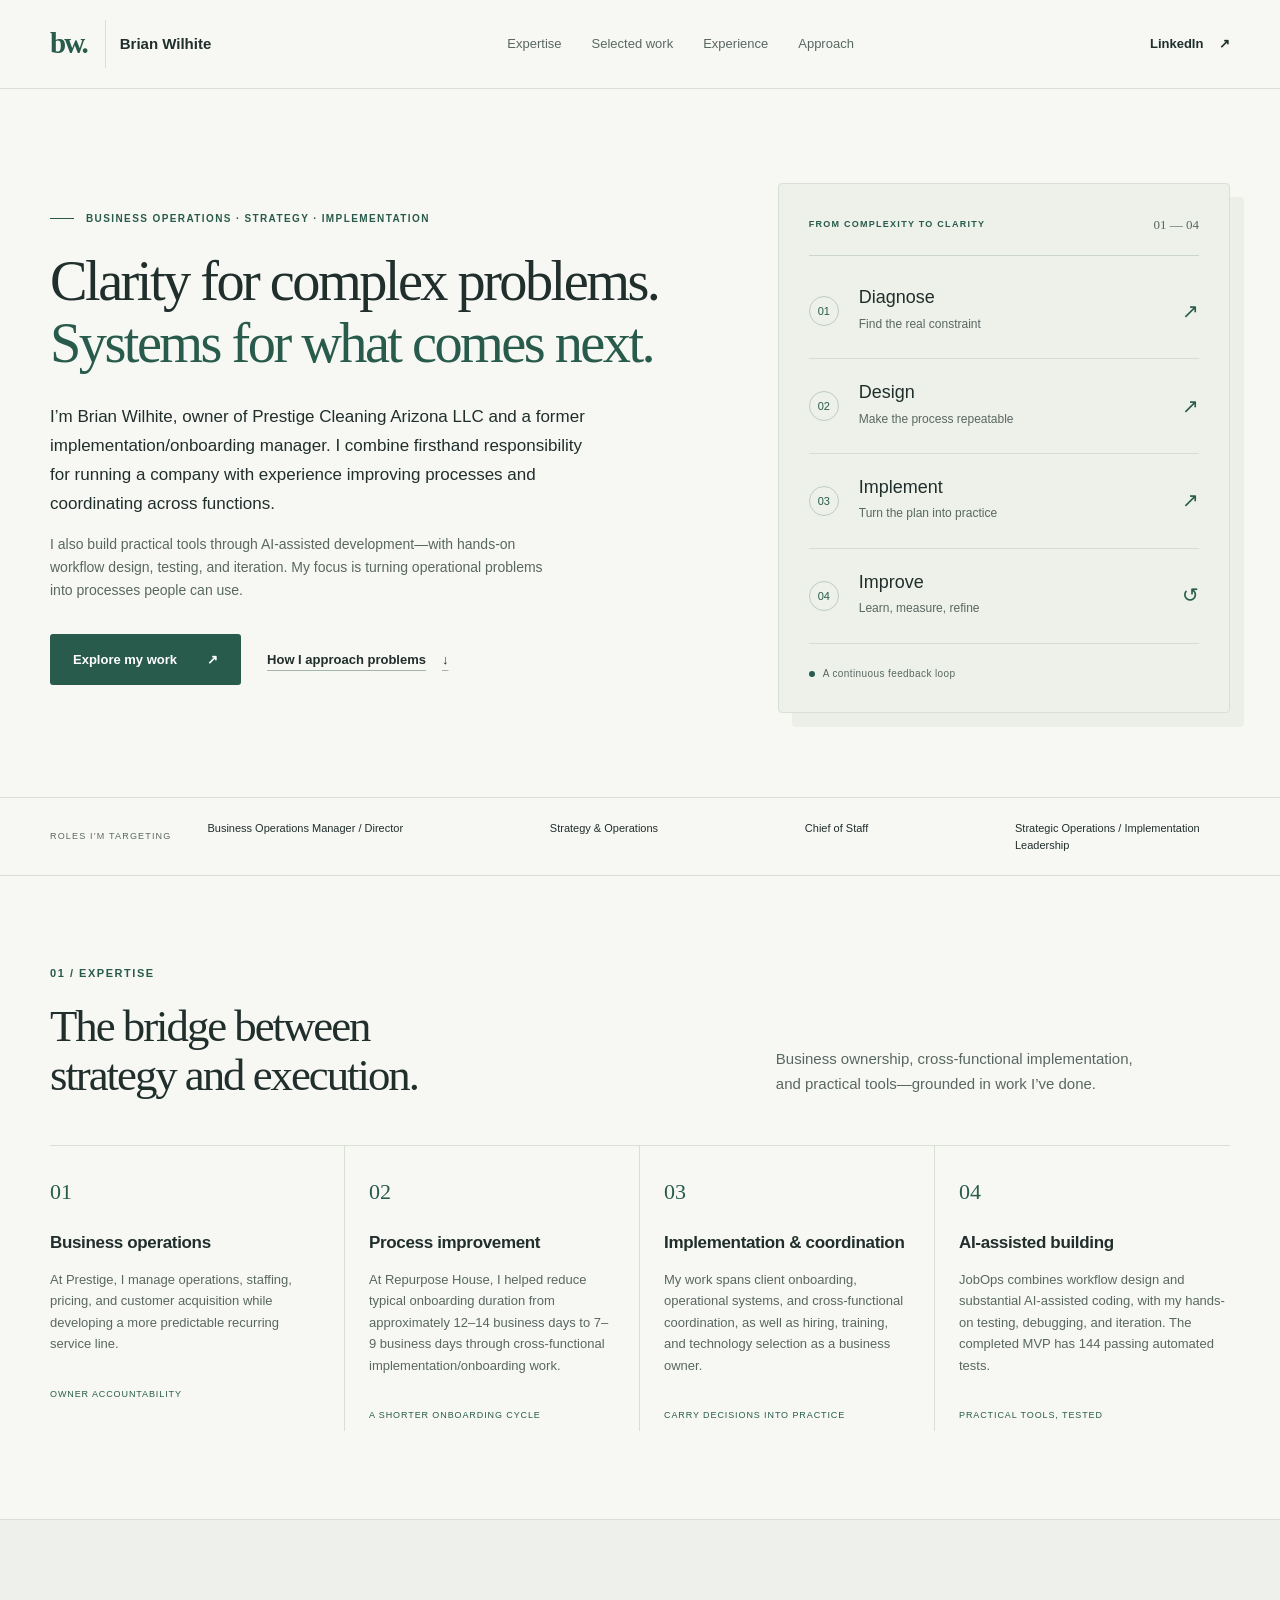
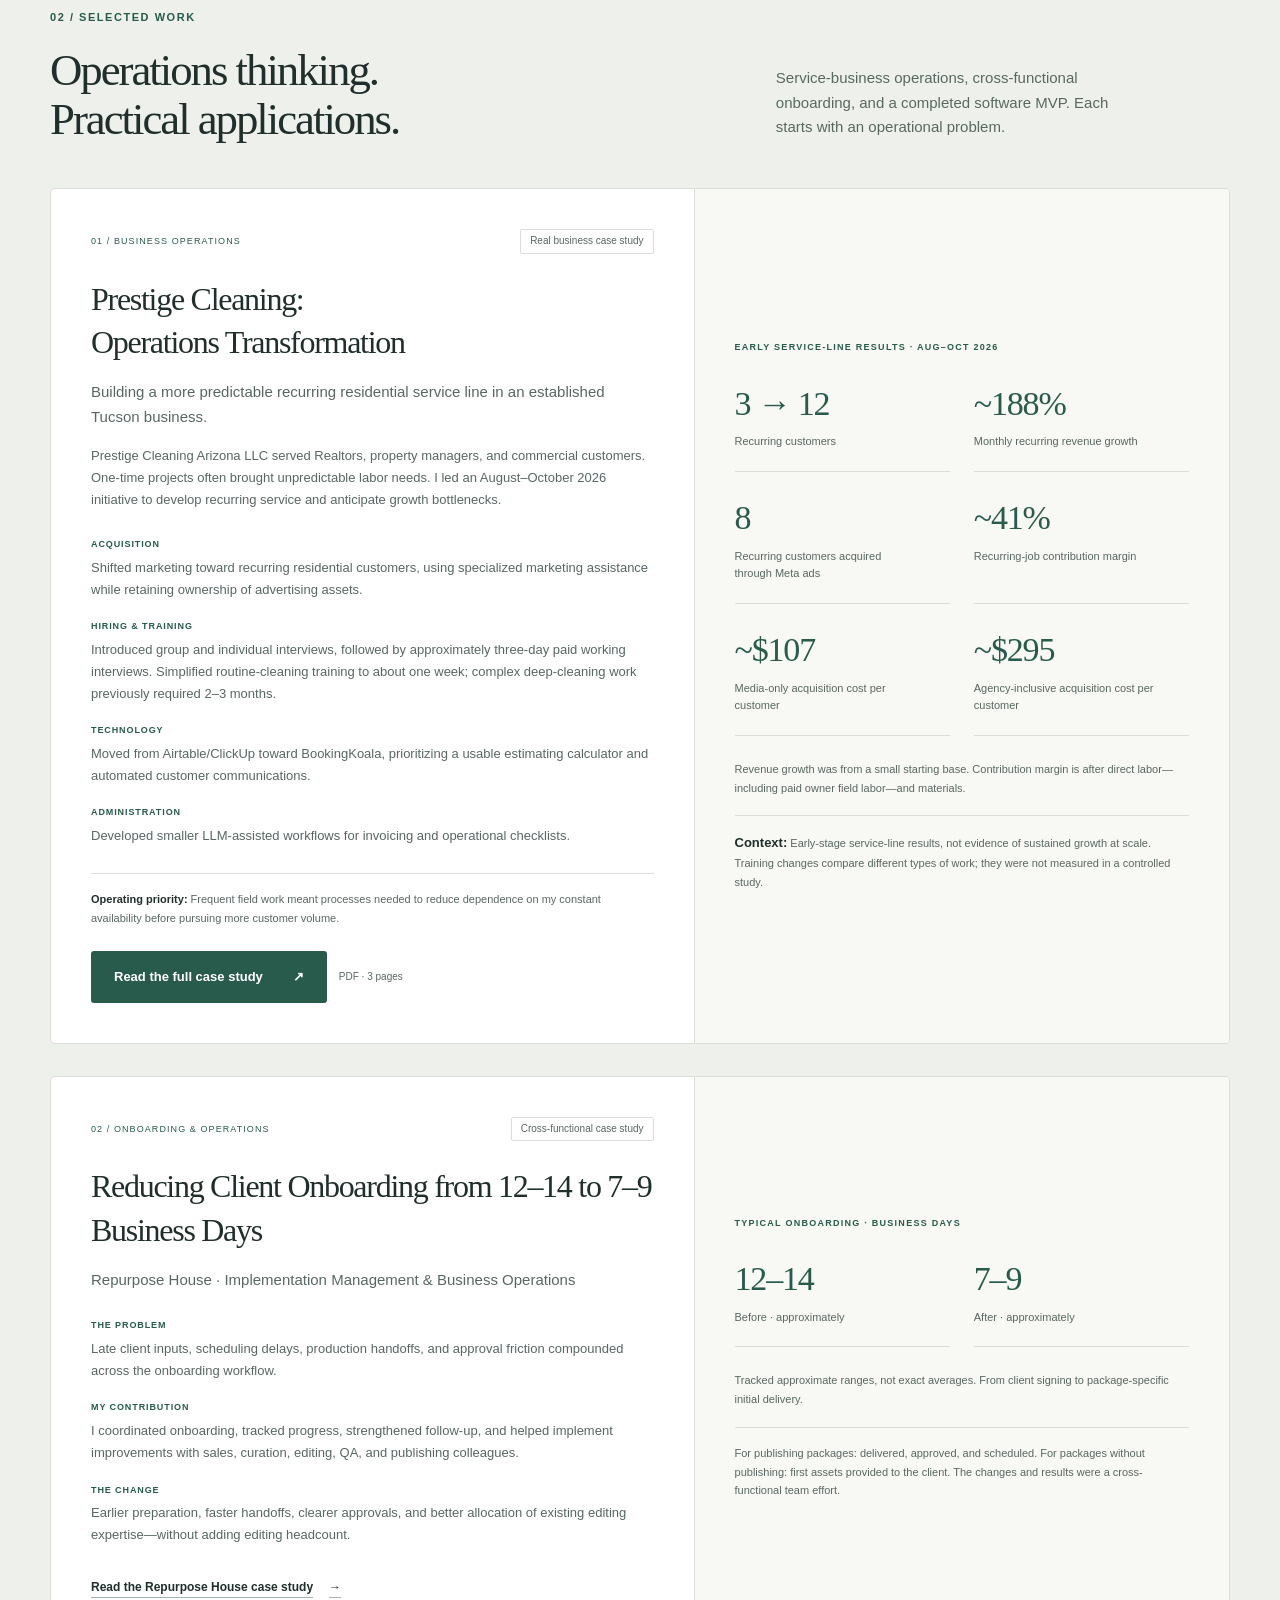
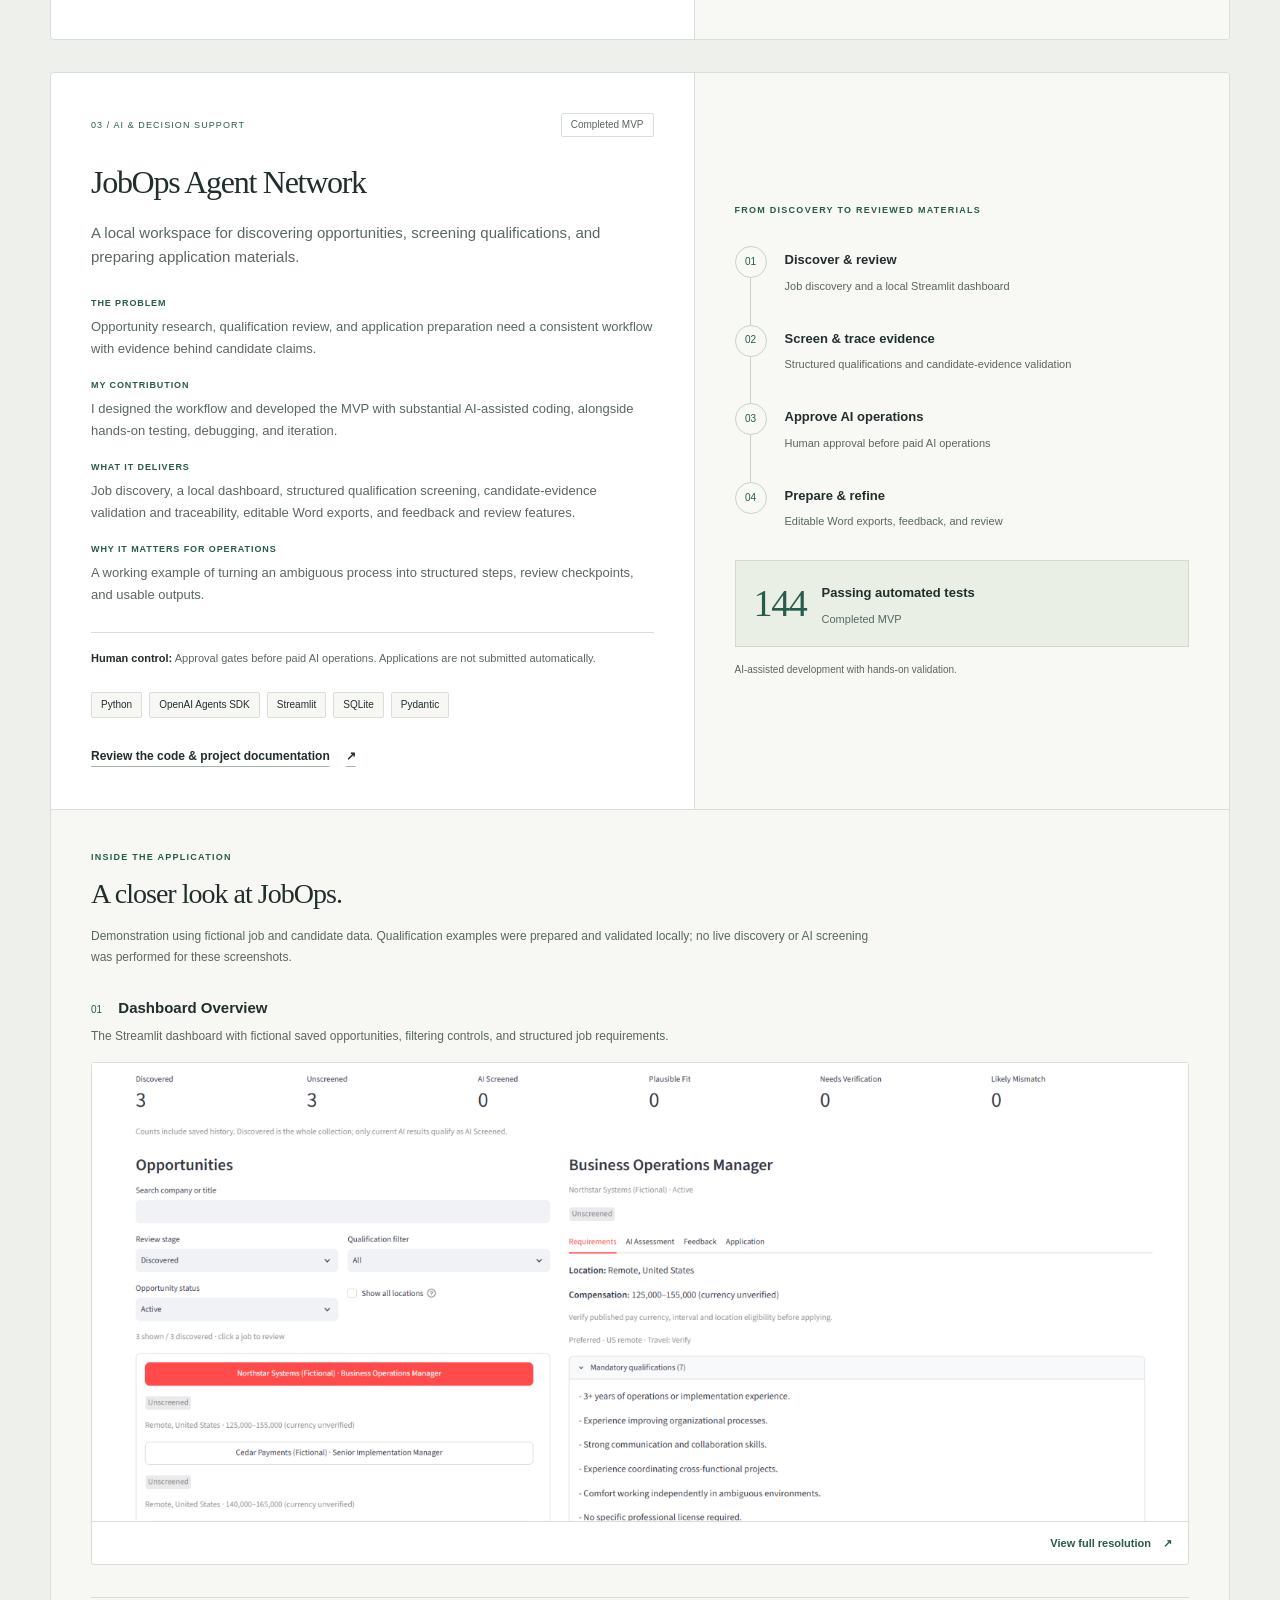
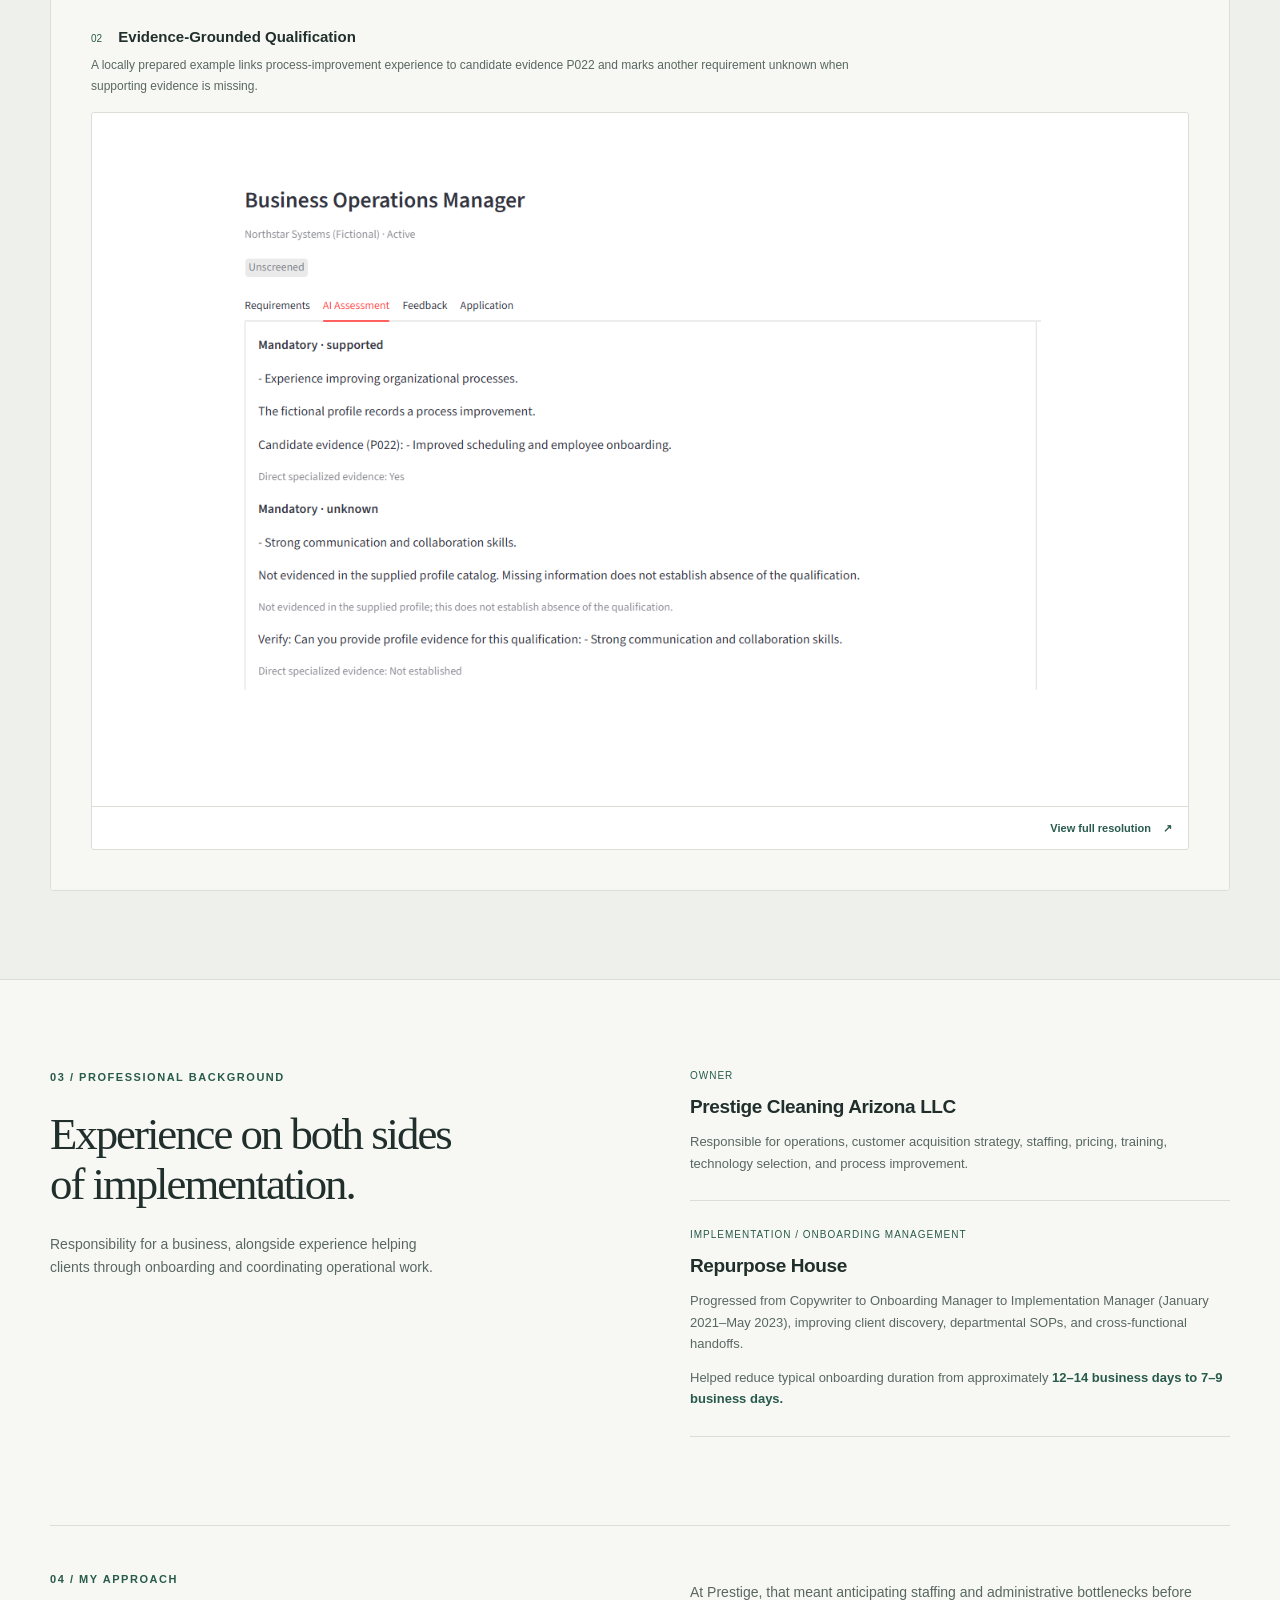
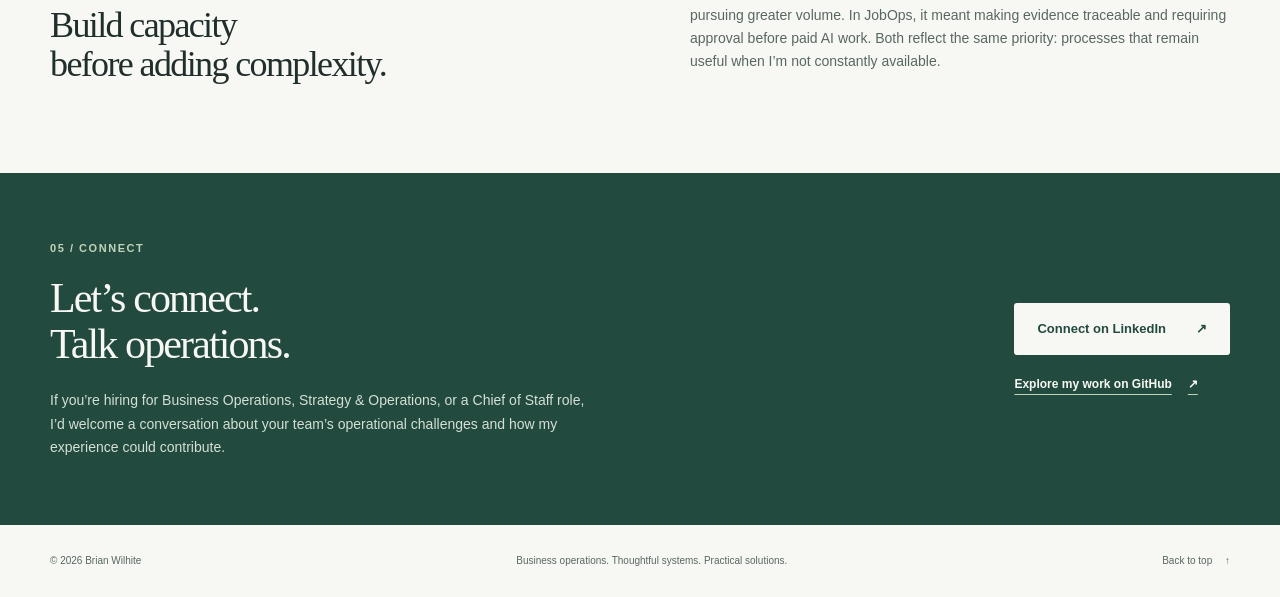
<file: index.html>
<!doctype html>
<html lang="en">
<head>
  <meta charset="utf-8">
  <meta name="viewport" content="width=device-width, initial-scale=1">
  <meta name="theme-color" content="#f7f8f4">
  <meta name="description" content="Brian Wilhite — business owner, former implementation/onboarding manager, and operations-focused builder. Business operations, strategy, and practical AI-assisted tools.">
  <title>Brian Wilhite | Business Operations &amp; Strategy</title>
  <link rel="icon" href="assets/favicon.svg" type="image/svg+xml">
  <link rel="stylesheet" href="styles.css">
</head>
<body>
  <a class="skip-link" href="#main">Skip to content</a>
  <header class="site-header"><div class="container header-inner">
    <a class="brand" href="#home" aria-label="Brian Wilhite, home"><span class="monogram" aria-hidden="true">bw.</span><span>Brian Wilhite</span></a>
    <nav aria-label="Main navigation"><a href="#expertise">Expertise</a><a href="#work">Selected work</a><a href="#experience">Experience</a><a href="#approach">Approach</a></nav>
    <a class="header-link" href="https://www.linkedin.com/in/brian-wilhite-15865619b/" target="_blank" rel="noopener noreferrer">LinkedIn <span aria-hidden="true">↗</span><span class="sr-only"> (opens in a new tab)</span></a>
  </div></header>
  <main id="main">
    <section class="hero container" id="home" aria-labelledby="hero-title">
      <div class="hero-copy">
        <p class="eyebrow"><span class="small-line" aria-hidden="true"></span> Business operations · Strategy · Implementation</p>
        <h1 id="hero-title">Clarity for complex problems.<br><span>Systems for what comes next.</span></h1>
        <p class="hero-description">I’m Brian Wilhite, owner of Prestige Cleaning Arizona LLC and a former implementation/onboarding manager. I combine firsthand responsibility for running a company with experience improving processes and coordinating across functions.</p>
        <p class="hero-detail">I also build practical tools through AI-assisted development—with hands-on workflow design, testing, and iteration. My focus is turning operational problems into processes people can use.</p>
        <div class="hero-actions"><a class="button button-primary" href="#work">Explore my work <span aria-hidden="true">↗</span></a><a class="text-link" href="#approach">How I approach problems <span aria-hidden="true">↓</span></a></div>
      </div>
      <div class="system-visual" role="img" aria-label="Operating framework: diagnose, design, implement, and improve, with feedback returning to diagnosis.">
        <div class="visual-heading"><span class="eyebrow">From complexity to clarity</span><span class="visual-index">01 — 04</span></div>
        <div class="system-row"><span class="step-number">01</span><div><strong>Diagnose</strong><span>Find the real constraint</span></div><span class="step-mark" aria-hidden="true">↗</span></div>
        <div class="system-row"><span class="step-number">02</span><div><strong>Design</strong><span>Make the process repeatable</span></div><span class="step-mark" aria-hidden="true">↗</span></div>
        <div class="system-row"><span class="step-number">03</span><div><strong>Implement</strong><span>Turn the plan into practice</span></div><span class="step-mark" aria-hidden="true">↗</span></div>
        <div class="system-row"><span class="step-number">04</span><div><strong>Improve</strong><span>Learn, measure, refine</span></div><span class="step-mark" aria-hidden="true">↺</span></div>
        <div class="visual-footer"><span class="status-dot" aria-hidden="true"></span> A continuous feedback loop</div>
      </div>
    </section>
    <div class="role-strip"><div class="container"><p>Roles I’m targeting</p><ul><li>Business Operations Manager / Director</li><li>Strategy &amp; Operations</li><li>Chief of Staff</li><li>Strategic Operations / Implementation Leadership</li></ul></div></div>
    <section class="section container" id="expertise" aria-labelledby="expertise-title">
      <div class="section-heading"><p class="eyebrow">01 / Expertise</p><h2 id="expertise-title">The bridge between<br>strategy and execution.</h2><p>Business ownership, cross-functional implementation, and practical tools—grounded in work I’ve done.</p></div>
      <div class="expertise-grid">
        <article><span class="capability-number">01</span><h3>Business operations</h3><p>At Prestige, I manage operations, staffing, pricing, and customer acquisition while developing a more predictable recurring service line.</p><span class="capability-label">Owner accountability</span></article>
        <article><span class="capability-number">02</span><h3>Process improvement</h3><p>At Repurpose House, I helped reduce typical onboarding duration from approximately 12–14 business days to 7–9 business days through cross-functional implementation/onboarding work.</p><span class="capability-label">A shorter onboarding cycle</span></article>
        <article><span class="capability-number">03</span><h3>Implementation &amp; coordination</h3><p>My work spans client onboarding, operational systems, and cross-functional coordination, as well as hiring, training, and technology selection as a business owner.</p><span class="capability-label">Carry decisions into practice</span></article>
        <article><span class="capability-number">04</span><h3>AI-assisted building</h3><p>JobOps combines workflow design and substantial AI-assisted coding, with my hands-on testing, debugging, and iteration. The completed MVP has 144 passing automated tests.</p><span class="capability-label">Practical tools, tested</span></article>
      </div>
    </section>
    <section class="work-section" id="work" aria-labelledby="work-title"><div class="container section">
      <div class="section-heading"><p class="eyebrow">02 / Selected work</p><h2 id="work-title">Operations thinking.<br>Practical applications.</h2><p>Service-business operations, cross-functional onboarding, and a completed software MVP. Each starts with an operational problem.</p></div>
      <article class="featured-project" aria-labelledby="prestige-title">
        <div class="project-copy">
          <div class="project-meta"><span class="project-type">01 / Business operations</span><span class="badge">Real business case study</span></div>
          <h3 id="prestige-title">Prestige Cleaning:<br>Operations Transformation</h3>
          <p class="project-lead">Building a more predictable recurring residential service line in an established Tucson business.</p>
          <p class="project-context">Prestige Cleaning Arizona LLC served Realtors, property managers, and commercial customers. One-time projects often brought unpredictable labor needs. I led an August–October 2026 initiative to develop recurring service and anticipate growth bottlenecks.</p>
          <dl class="project-details">
            <div><dt>Acquisition</dt><dd>Shifted marketing toward recurring residential customers, using specialized marketing assistance while retaining ownership of advertising assets.</dd></div>
            <div><dt>Hiring &amp; training</dt><dd>Introduced group and individual interviews, followed by approximately three-day paid working interviews. Simplified routine-cleaning training to about one week; complex deep-cleaning work previously required 2–3 months.</dd></div>
            <div><dt>Technology</dt><dd>Moved from Airtable/ClickUp toward BookingKoala, prioritizing a usable estimating calculator and automated customer communications.</dd></div>
            <div><dt>Administration</dt><dd>Developed smaller LLM-assisted workflows for invoicing and operational checklists.</dd></div>
          </dl>
          <p class="project-caveat"><strong>Operating priority:</strong> Frequent field work meant processes needed to reduce dependence on my constant availability before pursuing more customer volume.</p>
          <p class="document-availability"><a class="button button-primary" href="assets/documents/prestige-operations-case-study.pdf" target="_blank" rel="noopener noreferrer">Read the full case study <span aria-hidden="true">↗</span><span class="sr-only"> (PDF, opens in a new tab)</span></a><span>PDF · 3 pages</span></p>
        </div>
        <aside class="project-diagram results-panel" aria-label="Prestige early-stage service-line results">
          <p class="eyebrow">Early service-line results · Aug–Oct 2026</p>
          <dl class="results-grid">
            <div><dt>Recurring customers</dt><dd>3 → 12</dd></div>
            <div><dt>Monthly recurring revenue growth</dt><dd>~188%</dd></div>
            <div><dt>Recurring customers acquired through Meta ads</dt><dd>8</dd></div>
            <div><dt>Recurring-job contribution margin</dt><dd>~41%</dd></div>
            <div><dt>Media-only acquisition cost per customer</dt><dd>~$107</dd></div>
            <div><dt>Agency-inclusive acquisition cost per customer</dt><dd>~$295</dd></div>
          </dl>
          <p class="results-note">Revenue growth was from a small starting base. Contribution margin is after direct labor—including paid owner field labor—and materials.</p>
          <p class="project-caveat"><strong>Context:</strong> Early-stage service-line results, not evidence of sustained growth at scale. Training changes compare different types of work; they were not measured in a controlled study.</p>
        </aside>
      </article>
      <article class="featured-project" aria-labelledby="repurpose-title">
        <div class="project-copy">
          <div class="project-meta"><span class="project-type">02 / Onboarding &amp; operations</span><span class="badge">Cross-functional case study</span></div>
          <h3 id="repurpose-title">Reducing Client Onboarding from 12–14 to 7–9 Business Days</h3>
          <p class="project-lead">Repurpose House · Implementation Management &amp; Business Operations</p>
          <dl class="project-details">
            <div><dt>The problem</dt><dd>Late client inputs, scheduling delays, production handoffs, and approval friction compounded across the onboarding workflow.</dd></div>
            <div><dt>My contribution</dt><dd>I coordinated onboarding, tracked progress, strengthened follow-up, and helped implement improvements with sales, curation, editing, QA, and publishing colleagues.</dd></div>
            <div><dt>The change</dt><dd>Earlier preparation, faster handoffs, clearer approvals, and better allocation of existing editing expertise—without adding editing headcount.</dd></div>
          </dl>
          <a class="text-link project-link" href="repurpose-house.html">Read the Repurpose House case study <span aria-hidden="true">→</span></a>
        </div>
        <aside class="project-diagram results-panel" aria-label="Repurpose House approximate tracked onboarding ranges">
          <p class="eyebrow">Typical onboarding · Business days</p>
          <dl class="results-grid"><div><dt>Before · approximately</dt><dd>12–14</dd></div><div><dt>After · approximately</dt><dd>7–9</dd></div></dl>
          <p class="results-note">Tracked approximate ranges, not exact averages. From client signing to package-specific initial delivery.</p>
          <p class="project-caveat">For publishing packages: delivered, approved, and scheduled. For packages without publishing: first assets provided to the client. The changes and results were a cross-functional team effort.</p>
        </aside>
      </article>
      <article class="featured-project" aria-labelledby="jobops-title">
        <div class="project-copy">
          <div class="project-meta"><span class="project-type">03 / AI &amp; decision support</span><span class="badge">Completed MVP</span></div>
          <h3 id="jobops-title">JobOps Agent Network</h3>
          <p class="project-lead">A local workspace for discovering opportunities, screening qualifications, and preparing application materials.</p>
          <dl class="project-details">
            <div><dt>The problem</dt><dd>Opportunity research, qualification review, and application preparation need a consistent workflow with evidence behind candidate claims.</dd></div>
            <div><dt>My contribution</dt><dd>I designed the workflow and developed the MVP with substantial AI-assisted coding, alongside hands-on testing, debugging, and iteration.</dd></div>
            <div><dt>What it delivers</dt><dd>Job discovery, a local dashboard, structured qualification screening, candidate-evidence validation and traceability, editable Word exports, and feedback and review features.</dd></div>
            <div><dt>Why it matters for operations</dt><dd>A working example of turning an ambiguous process into structured steps, review checkpoints, and usable outputs.</dd></div>
          </dl>
          <p class="project-caveat"><strong>Human control:</strong> Approval gates before paid AI operations. Applications are not submitted automatically.</p>
          <ul class="tags" aria-label="Project technologies"><li>Python</li><li>OpenAI Agents SDK</li><li>Streamlit</li><li>SQLite</li><li>Pydantic</li></ul>
          <a class="text-link project-link" href="https://github.com/BMWilhite/JobOps-Agent-Network" target="_blank" rel="noopener noreferrer">Review the code &amp; project documentation <span aria-hidden="true">↗</span><span class="sr-only"> (opens in a new tab)</span></a>
        </div>
        <div class="project-diagram">
          <p class="eyebrow">From discovery to reviewed materials</p>
          <ol>
            <li><span>01</span><div><strong>Discover &amp; review</strong><p>Job discovery and a local Streamlit dashboard</p></div></li>
            <li><span>02</span><div><strong>Screen &amp; trace evidence</strong><p>Structured qualifications and candidate-evidence validation</p></div></li>
            <li><span>03</span><div><strong>Approve AI operations</strong><p>Human approval before paid AI operations</p></div></li>
            <li><span>04</span><div><strong>Prepare &amp; refine</strong><p>Editable Word exports, feedback, and review</p></div></li>
          </ol>
          <div class="data-output"><span class="test-count">144</span><div><strong>Passing automated tests</strong><p>Completed MVP</p></div></div>
          <p class="diagram-note">AI-assisted development with hands-on validation.</p>
        </div>
        <section class="jobops-gallery" aria-labelledby="jobops-gallery-title" aria-describedby="jobops-demo-note">
          <div class="gallery-heading">
            <p class="eyebrow">Inside the application</p>
            <h4 id="jobops-gallery-title">A closer look at JobOps.</h4>
            <p id="jobops-demo-note" class="gallery-note">Demonstration using fictional job and candidate data. Qualification examples were prepared and validated locally; no live discovery or AI screening was performed for these screenshots.</p>
          </div>
          <figure class="screenshot-figure">
            <figcaption>
              <h5><span>01</span> Dashboard Overview</h5>
              <p>The Streamlit dashboard with fictional saved opportunities, filtering controls, and structured job requirements.</p>
            </figcaption>
            <a class="screenshot-link" href="assets/screenshots/jobops-dashboard.png" target="_blank" rel="noopener noreferrer" aria-describedby="jobops-demo-note">
              <img src="assets/screenshots/jobops-dashboard.png" alt="JobOps dashboard showing fictional saved opportunities, review and qualification filters, and the selected job’s structured requirements; the AI-screened count is zero." width="1506" height="629" loading="lazy" decoding="async">
              <span class="screenshot-action">View full resolution <span aria-hidden="true">↗</span><span class="sr-only"> (opens in a new tab)</span></span>
            </a>
          </figure>
          <figure class="screenshot-figure">
            <figcaption>
              <h5><span>02</span> Evidence-Grounded Qualification</h5>
              <p>A locally prepared example links process-improvement experience to candidate evidence P022 and marks another requirement unknown when supporting evidence is missing.</p>
            </figcaption>
            <a class="screenshot-link" href="assets/screenshots/jobops-evidence.png" target="_blank" rel="noopener noreferrer" aria-describedby="jobops-demo-note">
              <img src="assets/screenshots/jobops-evidence.png" alt="Fictional qualification example: process-improvement experience is supported by candidate evidence P022, while communication and collaboration skills are marked unknown because the supplied profile lacks evidence." width="802" height="693" loading="lazy" decoding="async">
              <span class="screenshot-action">View full resolution <span aria-hidden="true">↗</span><span class="sr-only"> (opens in a new tab)</span></span>
            </a>
          </figure>
        </section>
      </article>
    </div></section>
    <section class="section container experience" id="experience" aria-labelledby="experience-title">
      <div class="experience-intro"><p class="eyebrow">03 / Professional background</p><h2 id="experience-title">Experience on both sides<br>of implementation.</h2><p>Responsibility for a business, alongside experience helping clients through onboarding and coordinating operational work.</p></div>
      <div class="experience-list">
        <article><p class="experience-role">Owner</p><h3>Prestige Cleaning Arizona LLC</h3><p>Responsible for operations, customer acquisition strategy, staffing, pricing, training, technology selection, and process improvement.</p></article>
        <article><p class="experience-role">Implementation / Onboarding Management</p><h3>Repurpose House</h3><p>Progressed from Copywriter to Onboarding Manager to Implementation Manager (January 2021–May 2023), improving client discovery, departmental SOPs, and cross-functional handoffs.</p><p class="experience-result">Helped reduce typical onboarding duration from approximately <strong>12–14 business days to 7–9 business days.</strong></p></article>
      </div>
    </section>
    <section class="container approach-note" id="approach" aria-labelledby="approach-title">
      <div><p class="eyebrow">04 / My approach</p><h2 id="approach-title">Build capacity<br>before adding complexity.</h2></div>
      <p>At Prestige, that meant anticipating staffing and administrative bottlenecks before pursuing greater volume. In JobOps, it meant making evidence traceable and requiring approval before paid AI work. Both reflect the same priority: processes that remain useful when I’m not constantly available.</p>
    </section>
    <section class="connect-section" id="connect" aria-labelledby="connect-title">
      <div class="container connect-inner">
        <div><p class="eyebrow">05 / Connect</p><h2 id="connect-title">Let’s connect.<br>Talk operations.</h2><p>If you’re hiring for Business Operations, Strategy &amp; Operations, or a Chief of Staff role, I’d welcome a conversation about your team’s operational challenges and how my experience could contribute.</p></div>
        <div class="contact-actions">
          <a class="button button-light" href="https://www.linkedin.com/in/brian-wilhite-15865619b/" target="_blank" rel="noopener noreferrer">Connect on LinkedIn <span aria-hidden="true">↗</span><span class="sr-only"> (opens in a new tab)</span></a>
          <a class="text-link contact-github" href="https://github.com/BMWilhite" target="_blank" rel="noopener noreferrer">Explore my work on GitHub <span aria-hidden="true">↗</span><span class="sr-only"> (opens in a new tab)</span></a>
        </div>
      </div>
    </section>
  </main>
  <footer class="container footer"><p>© <span id="year">2026</span> Brian Wilhite</p><span>Business operations. Thoughtful systems. Practical solutions.</span><a href="#home">Back to top <span aria-hidden="true">↑</span></a></footer>
  <script src="script.js" defer></script>
</body>
</html>
</file>
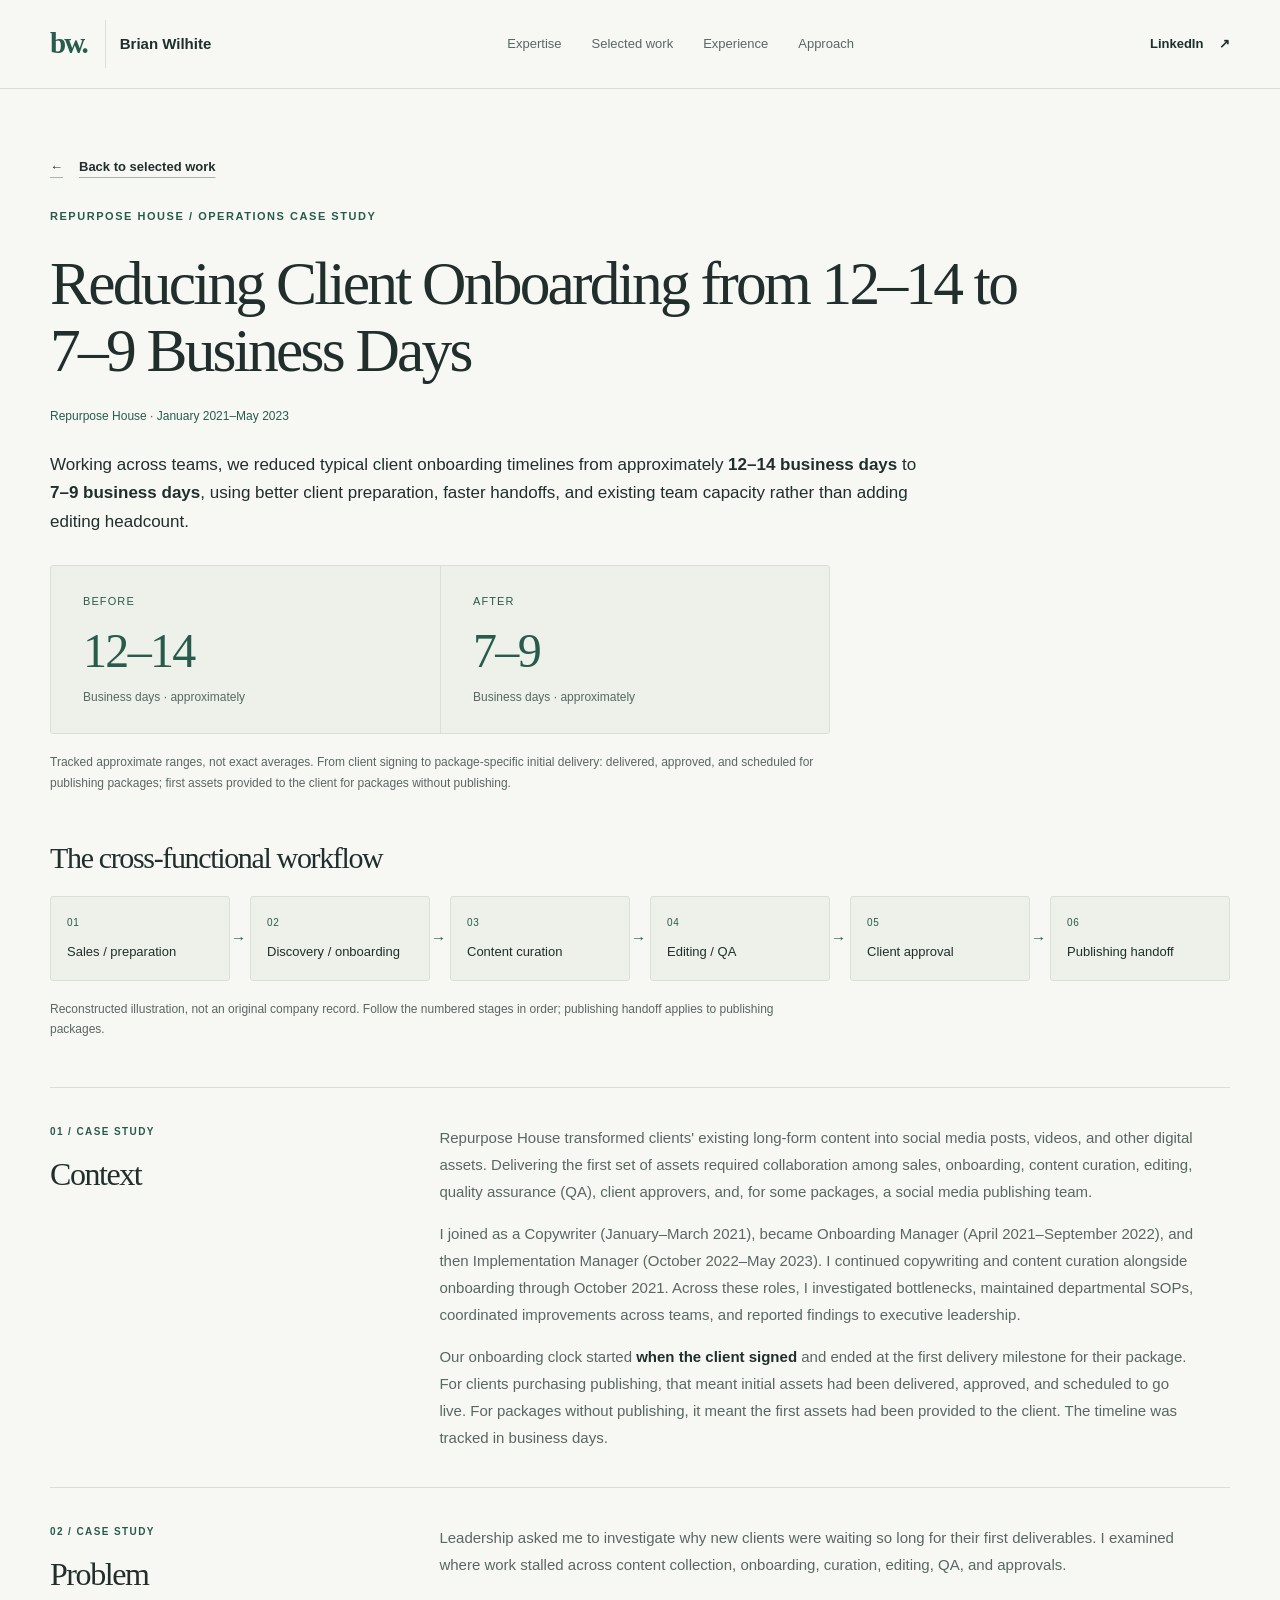
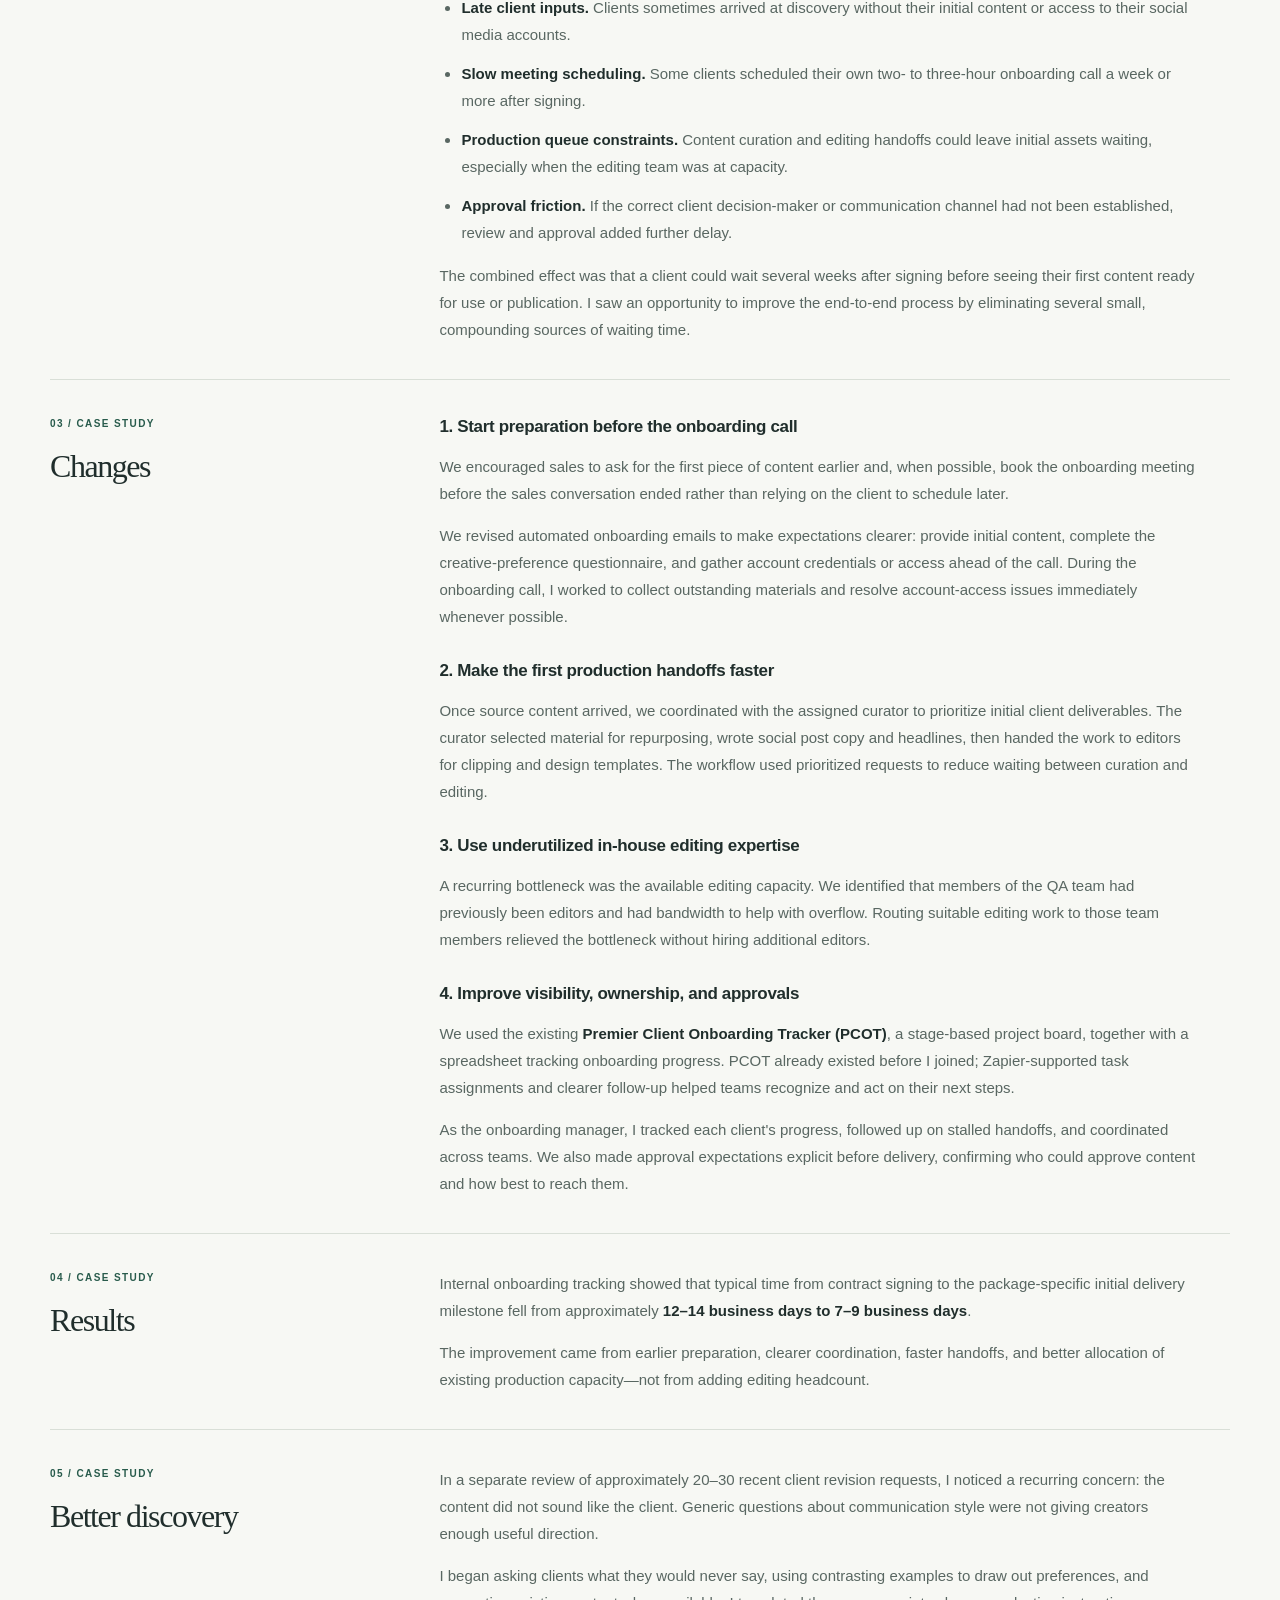
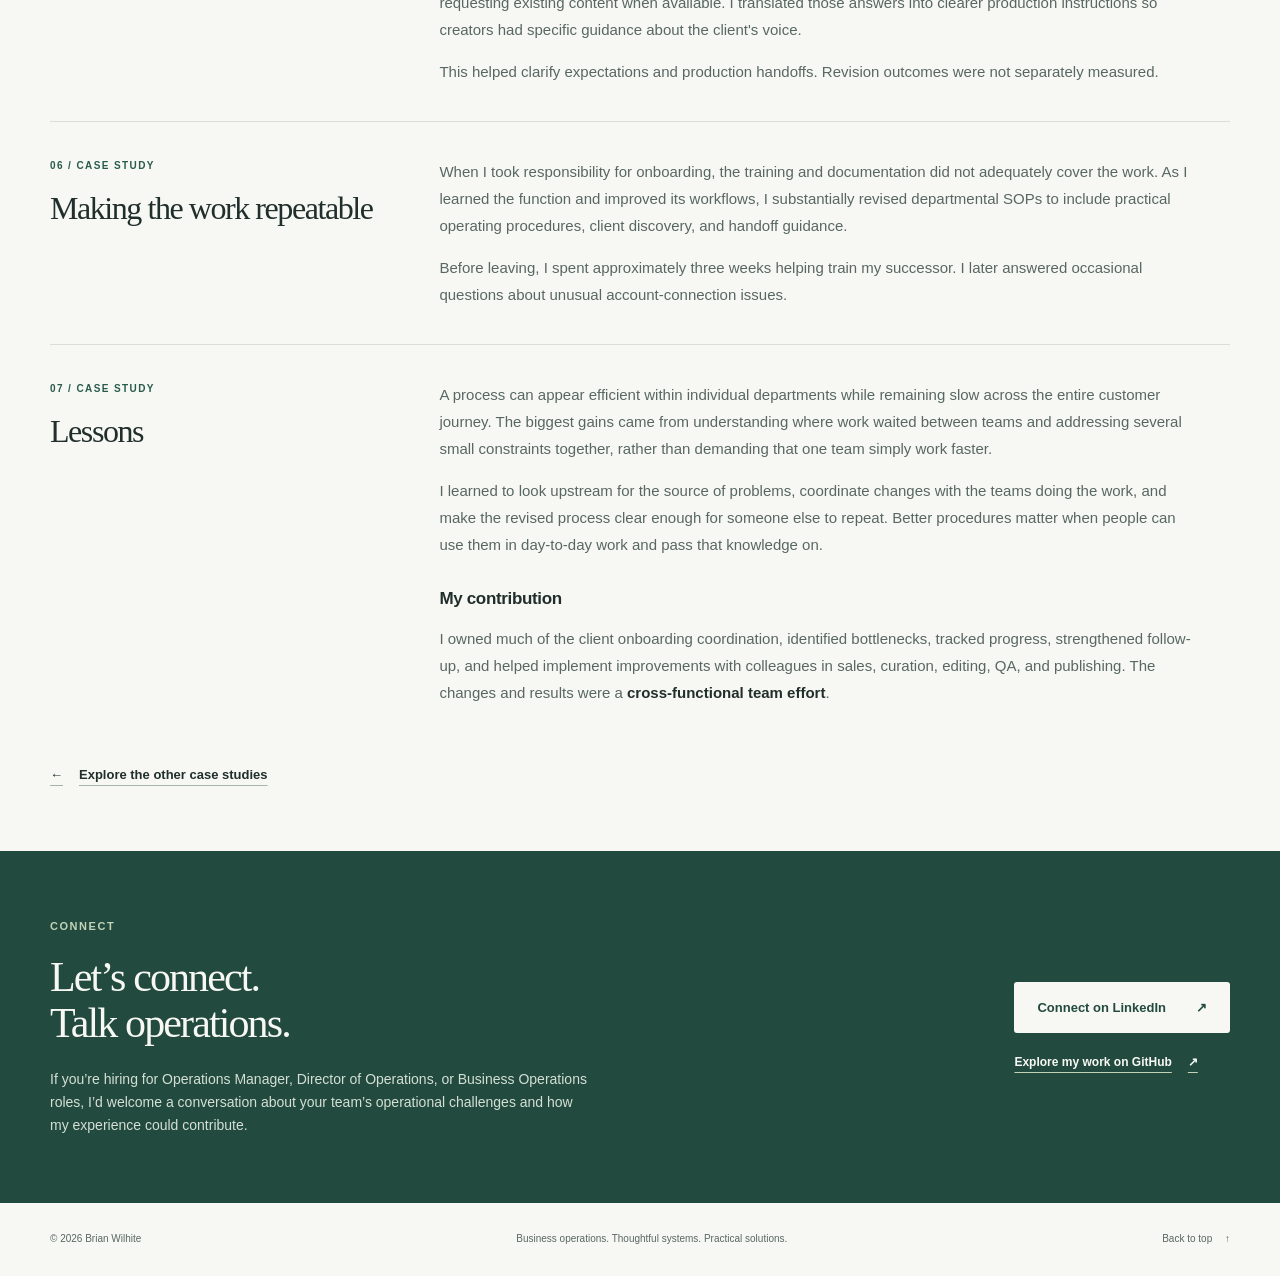
<file: repurpose-house.html>
<!doctype html>
<html lang="en">
<head>
  <meta charset="utf-8">
  <meta name="viewport" content="width=device-width, initial-scale=1">
  <meta name="theme-color" content="#f7f8f4">
  <meta name="description" content="Brian Wilhite’s Repurpose House case study: cross-functional onboarding improvements reduced typical timelines from approximately 12–14 to 7–9 business days without adding editing headcount.">
  <title>Reducing Client Onboarding from 12–14 to 7–9 Business Days | Brian Wilhite</title>
  <link rel="icon" href="assets/favicon.svg" type="image/svg+xml">
  <link rel="stylesheet" href="styles.css">
</head>
<body class="case-study-page">
  <a class="skip-link" href="#main">Skip to content</a>
  <header class="site-header"><div class="container header-inner">
    <a class="brand" href="index.html#home" aria-label="Brian Wilhite, home"><span class="monogram" aria-hidden="true">bw.</span><span>Brian Wilhite</span></a>
    <nav aria-label="Main navigation"><a href="index.html#expertise">Expertise</a><a href="index.html#work">Selected work</a><a href="index.html#experience">Experience</a><a href="index.html#approach">Approach</a></nav>
    <a class="header-link" href="https://www.linkedin.com/in/brian-wilhite-15865619b/" target="_blank" rel="noopener noreferrer">LinkedIn <span aria-hidden="true">↗</span><span class="sr-only"> (opens in a new tab)</span></a>
  </div></header>
  <main id="main">
    <section class="container case-hero" id="top" aria-labelledby="case-title">
      <a class="text-link case-back" href="index.html#work"><span aria-hidden="true">←</span> Back to selected work</a>
      <p class="eyebrow">Repurpose House / Operations case study</p>
      <h1 id="case-title">Reducing Client Onboarding from 12–14 to 7–9 Business Days</h1>
      <p class="case-byline">Repurpose House · January 2021–May 2023</p>
      <p class="case-introduction">Working across teams, we reduced typical client onboarding timelines from approximately <strong>12–14 business days</strong> to <strong>7–9 business days</strong>, using better client preparation, faster handoffs, and existing team capacity rather than adding editing headcount.</p>
      <dl class="case-summary" aria-label="Approximate tracked onboarding ranges">
        <div><dt>Before</dt><dd>12–14<span>Business days · approximately</span></dd></div>
        <div><dt>After</dt><dd>7–9<span>Business days · approximately</span></dd></div>
      </dl>
      <p class="case-measurement">Tracked approximate ranges, not exact averages. From client signing to package-specific initial delivery: delivered, approved, and scheduled for publishing packages; first assets provided to the client for packages without publishing.</p>
    </section>
    <section class="container case-workflow" aria-labelledby="workflow-title" aria-describedby="workflow-note">
      <h2 id="workflow-title">The cross-functional workflow</h2>
      <ol class="workflow-steps" role="list">
        <li><span aria-hidden="true">01</span><strong>Sales / preparation</strong></li>
        <li><span aria-hidden="true">02</span><strong>Discovery / onboarding</strong></li>
        <li><span aria-hidden="true">03</span><strong>Content curation</strong></li>
        <li><span aria-hidden="true">04</span><strong>Editing / QA</strong></li>
        <li><span aria-hidden="true">05</span><strong>Client approval</strong></li>
        <li><span aria-hidden="true">06</span><strong>Publishing handoff</strong></li>
      </ol>
      <p class="case-measurement" id="workflow-note">Reconstructed illustration, not an original company record. Follow the numbered stages in order; publishing handoff applies to publishing packages.</p>
    </section>
    <div class="container case-sections">
      <section class="case-section" id="context" aria-labelledby="context-title">
        <div><p class="eyebrow">01 / Case study</p><h2 id="context-title">Context</h2></div>
        <div class="case-prose">
          <p>Repurpose House transformed clients' existing long-form content into social media posts, videos, and other digital assets. Delivering the first set of assets required collaboration among sales, onboarding, content curation, editing, quality assurance (QA), client approvers, and, for some packages, a social media publishing team.</p>
          <p>I joined as a Copywriter (January–March 2021), became Onboarding Manager (April 2021–September 2022), and then Implementation Manager (October 2022–May 2023). I continued copywriting and content curation alongside onboarding through October 2021. Across these roles, I investigated bottlenecks, maintained departmental SOPs, coordinated improvements across teams, and reported findings to executive leadership.</p>
          <p>Our onboarding clock started <strong>when the client signed</strong> and ended at the first delivery milestone for their package. For clients purchasing publishing, that meant initial assets had been delivered, approved, and scheduled to go live. For packages without publishing, it meant the first assets had been provided to the client. The timeline was tracked in business days.</p>
        </div>
      </section>
      <section class="case-section" id="problem" aria-labelledby="problem-title">
        <div><p class="eyebrow">02 / Case study</p><h2 id="problem-title">Problem</h2></div>
        <div class="case-prose">
          <p>Leadership asked me to investigate why new clients were waiting so long for their first deliverables. I examined where work stalled across content collection, onboarding, curation, editing, QA, and approvals.</p>
          <ul>
            <li><strong>Late client inputs.</strong> Clients sometimes arrived at discovery without their initial content or access to their social media accounts.</li>
            <li><strong>Slow meeting scheduling.</strong> Some clients scheduled their own two- to three-hour onboarding call a week or more after signing.</li>
            <li><strong>Production queue constraints.</strong> Content curation and editing handoffs could leave initial assets waiting, especially when the editing team was at capacity.</li>
            <li><strong>Approval friction.</strong> If the correct client decision-maker or communication channel had not been established, review and approval added further delay.</li>
          </ul>
          <p>The combined effect was that a client could wait several weeks after signing before seeing their first content ready for use or publication. I saw an opportunity to improve the end-to-end process by eliminating several small, compounding sources of waiting time.</p>
        </div>
      </section>
      <section class="case-section" id="changes" aria-labelledby="changes-title">
        <div><p class="eyebrow">03 / Case study</p><h2 id="changes-title">Changes</h2></div>
        <div class="case-prose">
          <h3>1. Start preparation before the onboarding call</h3>
          <p>We encouraged sales to ask for the first piece of content earlier and, when possible, book the onboarding meeting before the sales conversation ended rather than relying on the client to schedule later.</p>
          <p>We revised automated onboarding emails to make expectations clearer: provide initial content, complete the creative-preference questionnaire, and gather account credentials or access ahead of the call. During the onboarding call, I worked to collect outstanding materials and resolve account-access issues immediately whenever possible.</p>
          <h3>2. Make the first production handoffs faster</h3>
          <p>Once source content arrived, we coordinated with the assigned curator to prioritize initial client deliverables. The curator selected material for repurposing, wrote social post copy and headlines, then handed the work to editors for clipping and design templates. The workflow used prioritized requests to reduce waiting between curation and editing.</p>
          <h3>3. Use underutilized in-house editing expertise</h3>
          <p>A recurring bottleneck was the available editing capacity. We identified that members of the QA team had previously been editors and had bandwidth to help with overflow. Routing suitable editing work to those team members relieved the bottleneck without hiring additional editors.</p>
          <h3>4. Improve visibility, ownership, and approvals</h3>
          <p>We used the existing <strong>Premier Client Onboarding Tracker (PCOT)</strong>, a stage-based project board, together with a spreadsheet tracking onboarding progress. PCOT already existed before I joined; Zapier-supported task assignments and clearer follow-up helped teams recognize and act on their next steps.</p>
          <p>As the onboarding manager, I tracked each client's progress, followed up on stalled handoffs, and coordinated across teams. We also made approval expectations explicit before delivery, confirming who could approve content and how best to reach them.</p>
        </div>
      </section>
      <section class="case-section" id="results" aria-labelledby="results-title">
        <div><p class="eyebrow">04 / Case study</p><h2 id="results-title">Results</h2></div>
        <div class="case-prose">
          <p>Internal onboarding tracking showed that typical time from contract signing to the package-specific initial delivery milestone fell from approximately <strong>12–14 business days to 7–9 business days</strong>.</p>
          <p>The improvement came from earlier preparation, clearer coordination, faster handoffs, and better allocation of existing production capacity—not from adding editing headcount.</p>
        </div>
      </section>
      <section class="case-section" id="discovery" aria-labelledby="discovery-title">
        <div><p class="eyebrow">05 / Case study</p><h2 id="discovery-title">Better discovery</h2></div>
        <div class="case-prose">
          <p>In a separate review of approximately 20–30 recent client revision requests, I noticed a recurring concern: the content did not sound like the client. Generic questions about communication style were not giving creators enough useful direction.</p>
          <p>I began asking clients what they would never say, using contrasting examples to draw out preferences, and requesting existing content when available. I translated those answers into clearer production instructions so creators had specific guidance about the client's voice.</p>
          <p>This helped clarify expectations and production handoffs. Revision outcomes were not separately measured.</p>
        </div>
      </section>
      <section class="case-section" id="knowledge-transfer" aria-labelledby="knowledge-title">
        <div><p class="eyebrow">06 / Case study</p><h2 id="knowledge-title">Making the work repeatable</h2></div>
        <div class="case-prose">
          <p>When I took responsibility for onboarding, the training and documentation did not adequately cover the work. As I learned the function and improved its workflows, I substantially revised departmental SOPs to include practical operating procedures, client discovery, and handoff guidance.</p>
          <p>Before leaving, I spent approximately three weeks helping train my successor. I later answered occasional questions about unusual account-connection issues.</p>
        </div>
      </section>
      <section class="case-section" id="lessons" aria-labelledby="lessons-title">
        <div><p class="eyebrow">07 / Case study</p><h2 id="lessons-title">Lessons</h2></div>
        <div class="case-prose">
          <p>A process can appear efficient within individual departments while remaining slow across the entire customer journey. The biggest gains came from understanding where work waited between teams and addressing several small constraints together, rather than demanding that one team simply work faster.</p>
          <p>I learned to look upstream for the source of problems, coordinate changes with the teams doing the work, and make the revised process clear enough for someone else to repeat. Better procedures matter when people can use them in day-to-day work and pass that knowledge on.</p>
          <h3>My contribution</h3>
          <p>I owned much of the client onboarding coordination, identified bottlenecks, tracked progress, strengthened follow-up, and helped implement improvements with colleagues in sales, curation, editing, QA, and publishing. The changes and results were a <strong>cross-functional team effort</strong>.</p>
        </div>
      </section>
      <a class="text-link" href="index.html#work"><span aria-hidden="true">←</span> Explore the other case studies</a>
    </div>
    <section class="connect-section" aria-labelledby="case-connect-title"><div class="container connect-inner">
      <div><p class="eyebrow">Connect</p><h2 id="case-connect-title">Let’s connect.<br>Talk operations.</h2><p>If you’re hiring for Operations Manager, Director of Operations, or Business Operations roles, I’d welcome a conversation about your team’s operational challenges and how my experience could contribute.</p></div>
      <div class="contact-actions"><a class="button button-light" href="https://www.linkedin.com/in/brian-wilhite-15865619b/" target="_blank" rel="noopener noreferrer">Connect on LinkedIn <span aria-hidden="true">↗</span><span class="sr-only"> (opens in a new tab)</span></a><a class="text-link contact-github" href="https://github.com/BMWilhite" target="_blank" rel="noopener noreferrer">Explore my work on GitHub <span aria-hidden="true">↗</span><span class="sr-only"> (opens in a new tab)</span></a></div>
    </div></section>
  </main>
  <footer class="container footer"><p>© <span id="year">2026</span> Brian Wilhite</p><span>Business operations. Thoughtful systems. Practical solutions.</span><a href="#top">Back to top <span aria-hidden="true">↑</span></a></footer>
  <script src="script.js" defer></script>
</body>
</html>
</file>
<file: styles.css>
:root{--paper:#f7f8f4;--ink:#202e2c;--muted:#596762;--green:#285b4c;--line:#d9dfd7;--soft:#edf1e9;--serif:Georgia,'Times New Roman',serif;--sans:'Segoe UI',Arial,sans-serif}
*{box-sizing:border-box}html{scroll-behavior:smooth;scroll-padding-top:100px}body{margin:0;background:var(--paper);color:var(--ink);font-family:var(--sans);font-size:16px;line-height:1.65;-webkit-font-smoothing:antialiased}a{color:inherit;text-decoration:none}a:focus-visible{outline:3px solid #ae6a21;outline-offset:6px}::selection{background:#d9e7d7}.container{width:min(1180px,calc(100% - 96px));margin-inline:auto}.eyebrow{text-transform:uppercase;letter-spacing:.14em;font-size:11px;font-weight:650;color:var(--green);margin:0 0 24px}.site-header{position:sticky;top:0;z-index:10;background:var(--paper);border-bottom:1px solid var(--line)}.header-inner{height:88px;display:flex;align-items:center;justify-content:space-between;gap:24px}.brand{display:flex;align-items:center;gap:14px;font-size:15px;font-weight:600}.monogram{font-family:var(--serif);font-size:29px;letter-spacing:-2px;color:var(--green);border-right:1px solid var(--line);padding-right:18px}.header-inner nav{display:flex;gap:30px;font-size:13px;color:var(--muted)}.header-inner nav a:hover,.header-link:hover,.footer a:hover{color:var(--green);text-decoration:underline;text-underline-offset:5px}.header-link{font-size:13px;font-weight:600}.header-link span{margin-left:12px}.hero{padding-block:94px 84px;display:grid;grid-template-columns:1.45fr 1fr;gap:72px;align-items:center}.hero .eyebrow{font-size:10px;display:flex;align-items:center;gap:12px}.small-line{width:24px;height:1px;background:var(--green);flex-shrink:0}h1,h2,h3,p{margin-top:0}h1,h2{font-family:var(--serif);font-weight:400;letter-spacing:-.045em;line-height:1.1}h1{font-size:clamp(42px,4.4vw,62px);margin-bottom:28px}h1 span{color:var(--green)}.hero-description{font-size:17px;line-height:1.7;max-width:540px;margin-bottom:14px}.hero-detail{font-size:14px;color:var(--muted);max-width:510px}.hero-actions{margin-top:32px;display:flex;align-items:center;gap:26px;flex-wrap:wrap}.button{padding:14px 22px;font-size:13px;font-weight:600;display:inline-flex;align-items:center;gap:30px;border:1px solid transparent;border-radius:3px;transition:background .2s,transform .2s}.button:hover{transform:translateY(-2px)}.button-primary{background:var(--green);color:white}.button-primary:hover{background:#1e473b}.text-link{font-size:13px;font-weight:600;display:inline-flex;gap:16px;align-items:center;text-decoration:underline;text-underline-offset:6px;text-decoration-color:#a4b6a9}.text-link:hover{text-decoration-color:var(--green)}.system-visual{background:var(--soft);padding:30px;border:1px solid var(--line);border-radius:4px;box-shadow:14px 14px 0 #ecefe7}.visual-heading{display:flex;justify-content:space-between;align-items:center;border-bottom:1px solid #cbd5c8;padding-bottom:20px;margin-bottom:8px;gap:10px}.visual-heading .eyebrow{margin:0;font-size:9px}.visual-index{font-family:var(--serif);font-size:13px;color:var(--muted);white-space:nowrap}.system-row{display:flex;align-items:center;gap:20px;padding:22px 0;border-bottom:1px solid #d5ddd1}.step-number{font-size:11px;color:var(--green);border:1px solid #bfcdbd;border-radius:50%;width:30px;height:30px;display:grid;place-items:center;flex-shrink:0}.system-row strong{display:block;font-size:18px;font-weight:500;line-height:1.3}.system-row div>span{font-size:12px;color:var(--muted)}.step-mark{margin-left:auto;color:var(--green);font-size:20px}.visual-footer{font-size:10px;letter-spacing:.04em;color:var(--muted);display:flex;align-items:center;gap:8px;padding-top:22px}.status-dot{width:6px;height:6px;background:var(--green);border-radius:50%}.role-strip{border-block:1px solid var(--line)}.role-strip>.container{padding-block:22px;display:flex;align-items:center;gap:36px}.role-strip p{flex-shrink:0;margin:0;text-transform:uppercase;letter-spacing:.13em;font-size:9px;color:var(--muted)}.role-strip ul{list-style:none;padding:0;margin:0;display:flex;gap:24px;justify-content:space-between;flex:1}.role-strip li{font-size:11px;font-weight:500;max-width:215px;line-height:1.5}.section{padding-block:88px}.section-heading{display:grid;grid-template-columns:1.4fr 1fr;column-gap:90px;margin-bottom:44px;align-items:end}.section-heading .eyebrow{grid-column:1/-1;margin-bottom:20px}h2{font-size:clamp(34px,3.5vw,46px);margin-bottom:0}.section-heading>p:last-child{color:var(--muted);font-size:15px;margin-bottom:4px;max-width:370px}.expertise-grid{display:grid;grid-template-columns:repeat(4,1fr);border-top:1px solid var(--line)}.expertise-grid article{padding:28px 24px 4px;border-right:1px solid var(--line)}.expertise-grid article:first-child{padding-left:0}.expertise-grid article:last-child{border-right:0;padding-right:0}.capability-number{font-family:var(--serif);font-size:22px;color:var(--green);display:block;margin-bottom:22px}h3{font-size:17px;font-weight:600;line-height:1.35;letter-spacing:-.02em;margin-bottom:14px}.expertise-grid p{font-size:13px;color:var(--muted);margin-bottom:24px}.capability-label{font-size:9px;text-transform:uppercase;letter-spacing:.1em;color:var(--green)}.work-section{background:#eef1eb;border-block:1px solid var(--line)}.featured-project{display:grid;grid-template-columns:1.2fr 1fr;background:#fff;border:1px solid var(--line);border-radius:4px;overflow:hidden}.project-copy{padding:40px}.project-meta{display:flex;gap:16px;justify-content:space-between;align-items:center;flex-wrap:wrap;margin-bottom:24px}.project-type{font-size:9px;letter-spacing:.12em;text-transform:uppercase;color:var(--green)}.badge{font-size:10px;color:var(--muted);border:1px solid var(--line);padding:3px 9px;border-radius:2px}.project-copy h3{font-family:var(--serif);font-weight:400;font-size:32px;letter-spacing:-.04em;margin-bottom:16px}.project-lead{font-size:15px;color:var(--muted)}.project-details{margin:26px 0}.project-details div{margin-bottom:18px}.project-details dt{text-transform:uppercase;font-size:9px;letter-spacing:.1em;font-weight:600;color:var(--green);margin-bottom:5px}.project-details dd{font-size:13px;line-height:1.7;color:var(--muted);margin:0}.tags{list-style:none;display:flex;gap:7px;flex-wrap:wrap;padding:0;margin:24px 0}.tags li{font-size:10px;background:var(--paper);border:1px solid var(--line);padding:4px 9px;border-radius:2px}.project-link{font-size:12px}.project-diagram{background:#f8f9f5;border-left:1px solid var(--line);padding:40px;display:flex;flex-direction:column;justify-content:center}.project-diagram>.eyebrow{font-size:9px;margin-bottom:28px}.project-diagram ol{list-style:none;padding:0;margin:0}.project-diagram li{position:relative;display:flex;gap:18px;padding-bottom:30px}.project-diagram li>span{z-index:1;background:#f8f9f5;display:grid;place-items:center;flex-shrink:0;width:32px;height:32px;border:1px solid #c8d3c5;border-radius:50%;font-size:10px;color:var(--green)}.project-diagram li:not(:last-child)::after{content:'';position:absolute;top:32px;left:15px;bottom:0;border-left:1px solid #c8d3c5}.project-diagram strong{font-size:13px;font-weight:600}.project-diagram li p,.data-output p{font-size:11px;color:var(--muted);margin:4px 0 0}.data-output{display:flex;gap:15px;align-items:center;background:#e9efe5;border:1px solid #d0dccb;padding:18px}.data-output>span{font-size:26px;color:var(--green)}.diagram-note{font-size:10px;color:var(--muted);margin:15px 0 0}.case-study{display:flex;align-items:center;gap:32px;padding:32px 0 0;margin-top:32px;border-top:1px solid #ccd5c8}.case-number{font-family:var(--serif);font-size:38px;color:#62775d}.case-study .eyebrow{font-size:9px;margin-bottom:8px}.case-study h3{font-size:21px;margin-bottom:8px}.case-study p:last-child{font-size:13px;color:var(--muted);margin-bottom:0;max-width:530px}.pending-label{margin-left:auto;flex-shrink:0;font-size:11px;color:var(--muted);border:1px solid #ccd5c8;padding:9px 13px}.approach{display:grid;grid-template-columns:1fr 1fr;gap:100px}.approach-intro>p:last-child{margin:25px 0 0;color:var(--muted);font-size:15px;max-width:420px}.approach-list{padding:0;margin:0;list-style:none}.approach-list li{display:flex;gap:26px;padding:24px 0;border-bottom:1px solid var(--line)}.approach-list li:first-child{padding-top:0}.approach-list li>span{font-size:11px;color:var(--green);padding-top:3px}.approach-list h3{font-size:16px;margin-bottom:9px}.approach-list p{font-size:13px;color:var(--muted);margin-bottom:0}.connect-section{background:#234a3f;color:#f7f8f4}.connect-inner{display:flex;align-items:center;justify-content:space-between;gap:70px;padding-block:66px}.connect-inner .eyebrow{color:#c1d4b9;margin-bottom:18px}.connect-inner h2{font-size:42px}.connect-inner p:last-child{font-size:14px;max-width:540px;color:#d4e0d6;margin:22px 0 0}.button-light{background:var(--paper);color:#234a3f;flex-shrink:0}.button-light:hover{background:#e3eddf}.footer{display:flex;align-items:center;justify-content:space-between;gap:20px;padding-block:28px;font-size:10px;color:var(--muted)}.footer p{margin:0}.footer a{flex-shrink:0}.footer a span{margin-left:10px}.skip-link{position:fixed;top:10px;left:10px;transform:translateY(-160%);background:var(--green);color:white;padding:10px 18px;z-index:20}.skip-link:focus{transform:translateY(0)}.sr-only{position:absolute;width:1px;height:1px;padding:0;margin:-1px;overflow:hidden;clip:rect(0,0,0,0);white-space:nowrap;border:0}
/* Project refinements reuse the existing palette, typography, and grid. */
.featured-project+.featured-project{margin-top:32px}
.project-context{font-size:13px;color:var(--muted);line-height:1.7;margin-bottom:0}
.project-caveat{font-size:11px;line-height:1.7;color:var(--muted);padding-top:16px;border-top:1px solid var(--line);margin-bottom:0}
.project-caveat strong{font-weight:600;color:var(--ink)}
.document-availability{display:flex;align-items:center;gap:12px;flex-wrap:wrap;margin:24px 0 0;font-size:10px;color:var(--muted)}
.document-availability .pending-label{margin-left:0}
.results-panel>.eyebrow{line-height:1.7}
.results-grid{display:grid;grid-template-columns:1fr 1fr;gap:26px 24px;margin:0 0 24px}
.results-grid>div{display:flex;flex-direction:column;padding-bottom:20px;border-bottom:1px solid var(--line)}
.results-grid dt{font-size:11px;color:var(--muted);line-height:1.6;max-width:180px}
.results-grid dd{order:-1;font-family:var(--serif);font-size:34px;letter-spacing:-.035em;color:var(--green);line-height:1.2;margin:0 0 9px}
.results-note{font-size:11px;color:var(--muted);line-height:1.7;margin-bottom:18px}
.data-output .test-count{font-family:var(--serif);font-size:38px;letter-spacing:-.035em;line-height:1.2}
.experience{display:grid;grid-template-columns:1fr 1fr;gap:100px}
.experience-intro>p:last-child{font-size:14px;color:var(--muted);max-width:400px;margin:24px 0 0}
.experience-list article{border-bottom:1px solid var(--line);padding-bottom:26px}
.experience-list article+article{padding-top:26px}
.experience-role{font-size:10px;text-transform:uppercase;letter-spacing:.1em;color:var(--green);margin-bottom:9px}
.experience-list h3{font-size:19px;margin-bottom:12px}
.experience-list article>p:not(.experience-role){font-size:13px;color:var(--muted);margin-bottom:0}
.experience-list .experience-result{margin-top:12px}
.experience-result strong{color:var(--green);font-weight:600}
.approach-note{display:grid;grid-template-columns:1fr 1fr;align-items:center;gap:100px;padding-block:44px 60px;border-top:1px solid var(--line);margin-bottom:28px}
.approach-note .eyebrow{margin-bottom:18px}
.approach-note h2{font-size:36px}
.approach-note>p{font-size:14px;color:var(--muted);margin-bottom:0}
@media(max-width:1000px){.container{width:calc(100% - 64px)}.hero{gap:36px;grid-template-columns:1.2fr 1fr;padding-block:65px}.system-visual{padding:24px}.hero-actions{gap:20px}.role-strip>.container{gap:24px}.role-strip ul{flex-wrap:wrap;justify-content:flex-start;gap:12px 24px}.role-strip li{max-width:none}.section-heading{column-gap:45px}.expertise-grid{grid-template-columns:repeat(2,1fr);row-gap:30px}.expertise-grid article:nth-child(2){border:0;padding-right:0}.expertise-grid article:nth-child(3){padding-left:0}.featured-project{grid-template-columns:1.15fr 1fr}.project-copy,.project-diagram{padding:28px}.approach,.experience,.approach-note{gap:50px}.results-grid{gap:24px 16px}.results-grid dd{font-size:30px}.footer>span{display:none}}
@media(max-width:720px){html{scroll-padding-top:125px}.container{width:calc(100% - 40px)}.header-inner{height:auto;min-height:76px;flex-wrap:wrap;gap:10px;padding-block:14px}.brand{font-size:13px;gap:10px}.monogram{font-size:25px;padding-right:12px}.header-inner nav{order:3;width:100%;justify-content:center;gap:28px;font-size:12px;border-top:1px solid var(--line);padding-top:10px}.header-link{font-size:12px}.hero{grid-template-columns:1fr;gap:40px;padding-block:48px}.hero .eyebrow{font-size:9px;letter-spacing:.1em;gap:8px}h1{font-size:44px}.hero-description{font-size:16px}.hero-detail{font-size:13px}.hero-actions{gap:24px;margin-top:25px}.system-visual{box-shadow:8px 8px 0 #ecefe7}.system-row{padding-block:17px}.role-strip>.container{display:block;padding-block:20px}.role-strip p{margin-bottom:12px}.role-strip ul{display:grid;grid-template-columns:1fr 1fr;gap:12px 18px}.role-strip li{font-size:10px}.section{padding-block:55px}.section-heading{grid-template-columns:1fr;gap:20px;margin-bottom:30px}.section-heading .eyebrow{margin-bottom:0}.section-heading>p:last-child{max-width:100%;font-size:14px}.expertise-grid article{padding:22px 18px 0}.expertise-grid h3{font-size:16px}.expertise-grid p{font-size:12px}.capability-label{font-size:8px;letter-spacing:.05em}.featured-project{grid-template-columns:1fr}.project-copy{padding:26px}.project-diagram{border-left:0;border-top:1px solid var(--line);padding:26px}.project-copy h3{font-size:30px}.case-study{gap:18px;flex-wrap:wrap;align-items:flex-start}.case-number{font-size:28px}.case-study>div:nth-child(2){flex:1;min-width:200px}.pending-label{margin-left:46px}.approach{grid-template-columns:1fr;gap:32px}.approach-intro>p:last-child{font-size:14px}.connect-inner{display:block;padding-block:48px}.connect-inner h2{font-size:36px}.connect-inner .button{margin-top:28px}.footer{padding-block:24px;font-size:10px}h2{font-size:36px}}
@media(max-width:720px){.header-inner nav{gap:20px;font-size:11px}.header-inner nav a{white-space:nowrap}.project-link{flex-wrap:wrap}.experience,.approach-note{grid-template-columns:1fr;gap:28px}.approach-note{padding-block:32px 40px;margin-bottom:15px}.approach-note h2{font-size:32px}.results-grid dd{font-size:34px}}
@media(max-width:360px){.header-inner nav{gap:12px}h1{font-size:38px}.hero .eyebrow{font-size:8px}.small-line{width:15px}.hero-actions{align-items:flex-start;flex-direction:column}.expertise-grid{grid-template-columns:1fr;row-gap:12px}.expertise-grid article{padding:22px 0!important;border:0;border-bottom:1px solid var(--line)}.role-strip ul{grid-template-columns:1fr}}
/* Real application screenshots retain their original proportions and content. */
.contact-actions{display:flex;flex-direction:column;align-items:flex-start;gap:20px;flex-shrink:0}
.contact-github{color:var(--paper);text-decoration-color:#c1d4b9;font-size:12px}
.contact-github:hover{text-decoration-color:var(--paper)}
@media(max-width:720px){.contact-actions{margin-top:28px}.contact-actions .button{margin-top:0}}
.jobops-gallery{grid-column:1/-1;min-width:0;padding:40px;border-top:1px solid var(--line);background:var(--paper)}
.gallery-heading{margin-bottom:30px}
.gallery-heading .eyebrow{font-size:9px;margin-bottom:12px}
.gallery-heading h4{font-family:var(--serif);font-size:28px;font-weight:400;letter-spacing:-.035em;line-height:1.2;margin:0 0 16px}
.gallery-note{font-size:12px;line-height:1.7;color:var(--muted);max-width:780px;margin-bottom:0}
.screenshot-figure{margin:0}
.screenshot-figure+.screenshot-figure{margin-top:32px;padding-top:28px;border-top:1px solid var(--line)}
.screenshot-figure figcaption{margin-bottom:16px}
.screenshot-figure h5{font-size:15px;font-weight:600;line-height:1.4;margin:0 0 8px}
.screenshot-figure h5>span{font-size:10px;font-weight:400;color:var(--green);margin-right:12px}
.screenshot-figure figcaption p{font-size:12px;line-height:1.7;color:var(--muted);max-width:780px;margin:0}
.screenshot-link{display:block;min-width:0;border:1px solid var(--line);border-radius:3px;background:#fff}
.screenshot-link:hover{border-color:var(--green)}
.screenshot-link img{display:block;max-width:100%;height:auto;margin-inline:auto}
.screenshot-action{display:flex;align-items:center;justify-content:flex-end;gap:12px;border-top:1px solid var(--line);padding:12px 16px;font-size:11px;font-weight:600;color:var(--green)}
@media(max-width:1000px){.jobops-gallery{padding:28px}}
@media(max-width:720px){.jobops-gallery{padding:26px}.gallery-heading h4{font-size:25px}.screenshot-action{justify-content:flex-start}.screenshot-figure h5{font-size:14px}}
/* Dedicated case-study styles are scoped to preserve the homepage layout. */
.case-study-page .case-hero{padding-block:64px 48px}
.case-study-page .case-back{margin-bottom:30px}
.case-study-page .case-hero h1{max-width:980px;font-size:clamp(38px,4.8vw,64px);margin-bottom:22px}
.case-study-page .case-byline{font-size:12px;color:var(--green);margin-bottom:24px}
.case-study-page .case-introduction{font-size:17px;max-width:880px;line-height:1.7;margin-bottom:28px}
.case-study-page .case-summary{display:grid;grid-template-columns:1fr 1fr;max-width:780px;border:1px solid var(--line);background:var(--soft);border-radius:3px;margin:0}
.case-study-page .case-summary>div{padding:26px 32px;min-width:0}
.case-study-page .case-summary>div+div{border-left:1px solid var(--line)}
.case-study-page .case-summary dt{font-size:11px;text-transform:uppercase;letter-spacing:.1em;color:var(--green);margin-bottom:12px}
.case-study-page .case-summary dd{font-family:var(--serif);font-size:48px;letter-spacing:-.035em;line-height:1.2;margin:0;color:var(--green)}
.case-study-page .case-summary dd>span{display:block;font-family:var(--sans);font-size:12px;color:var(--muted);letter-spacing:0;line-height:1.6;margin-top:8px}
.case-study-page .case-measurement{font-size:12px;line-height:1.7;color:var(--muted);max-width:780px;margin:18px 0 0}
.case-study-page .case-workflow{padding-block:0 48px}
.case-study-page .case-workflow h2{font-size:30px;margin-bottom:22px}
.case-study-page .workflow-steps{display:grid;grid-template-columns:repeat(6,minmax(0,1fr));gap:20px;list-style:none;padding:0;margin:0}
.case-study-page .workflow-steps li{position:relative;padding:18px 16px;min-width:0;background:var(--soft);border:1px solid var(--line);border-radius:3px}
.case-study-page .workflow-steps li:not(:last-child)::after{content:'→';position:absolute;right:-17px;top:50%;transform:translateY(-50%);font-size:15px;color:var(--green)}
.case-study-page .workflow-steps span{display:block;color:var(--green);font-size:10px;letter-spacing:.08em;margin-bottom:12px}
.case-study-page .workflow-steps strong{font-size:13px;font-weight:500;line-height:1.4;display:block}
.case-study-page .case-sections{padding-bottom:64px}
.case-study-page .case-section{display:grid;grid-template-columns:1fr 2.4fr;gap:60px;padding-block:36px;border-top:1px solid var(--line)}
.case-study-page .case-section h2{font-size:32px}
.case-study-page .case-section .eyebrow{font-size:10px;margin-bottom:16px}
.case-study-page .case-prose{max-width:760px;min-width:0}
.case-study-page .case-prose p,.case-study-page .case-prose li{font-size:15px;color:var(--muted);line-height:1.8}
.case-study-page .case-prose strong{color:var(--ink)}
.case-study-page .case-prose ul{padding-left:22px}
.case-study-page .case-prose li+li{margin-top:12px}
.case-study-page .case-prose h3{font-size:17px;margin:30px 0 14px}
.case-study-page .case-prose h3:first-child{margin-top:0}
.case-study-page .case-prose p:last-child{margin-bottom:0}
.case-study-page .case-sections>.text-link{margin-top:22px}
@media(max-width:1000px){.case-study-page .workflow-steps{grid-template-columns:repeat(3,minmax(0,1fr))}.case-study-page .workflow-steps li:nth-child(3)::after{content:none}.case-study-page .case-section{gap:36px}}
@media(max-width:720px){.case-study-page .case-hero{padding-block:40px 32px}.case-study-page .case-introduction{font-size:15px}.case-study-page .case-summary>div{padding:20px}.case-study-page .case-summary dd{font-size:36px}.case-study-page .workflow-steps{grid-template-columns:1fr;gap:22px}.case-study-page .workflow-steps li{display:flex;align-items:center;gap:18px;padding:16px 20px}.case-study-page .workflow-steps span{margin-bottom:0;flex-shrink:0}.case-study-page .workflow-steps li:not(:last-child)::after{content:'↓';left:50%;right:auto;top:auto;bottom:-23px;transform:translateX(-50%)}.case-study-page .case-section{grid-template-columns:1fr;gap:20px;padding-block:28px}.case-study-page .case-section h2{font-size:30px}.case-study-page .case-sections{padding-bottom:40px}}
@media(prefers-reduced-motion:reduce){html{scroll-behavior:auto}.button{transition:none}.button:hover{transform:none}}
</file>
